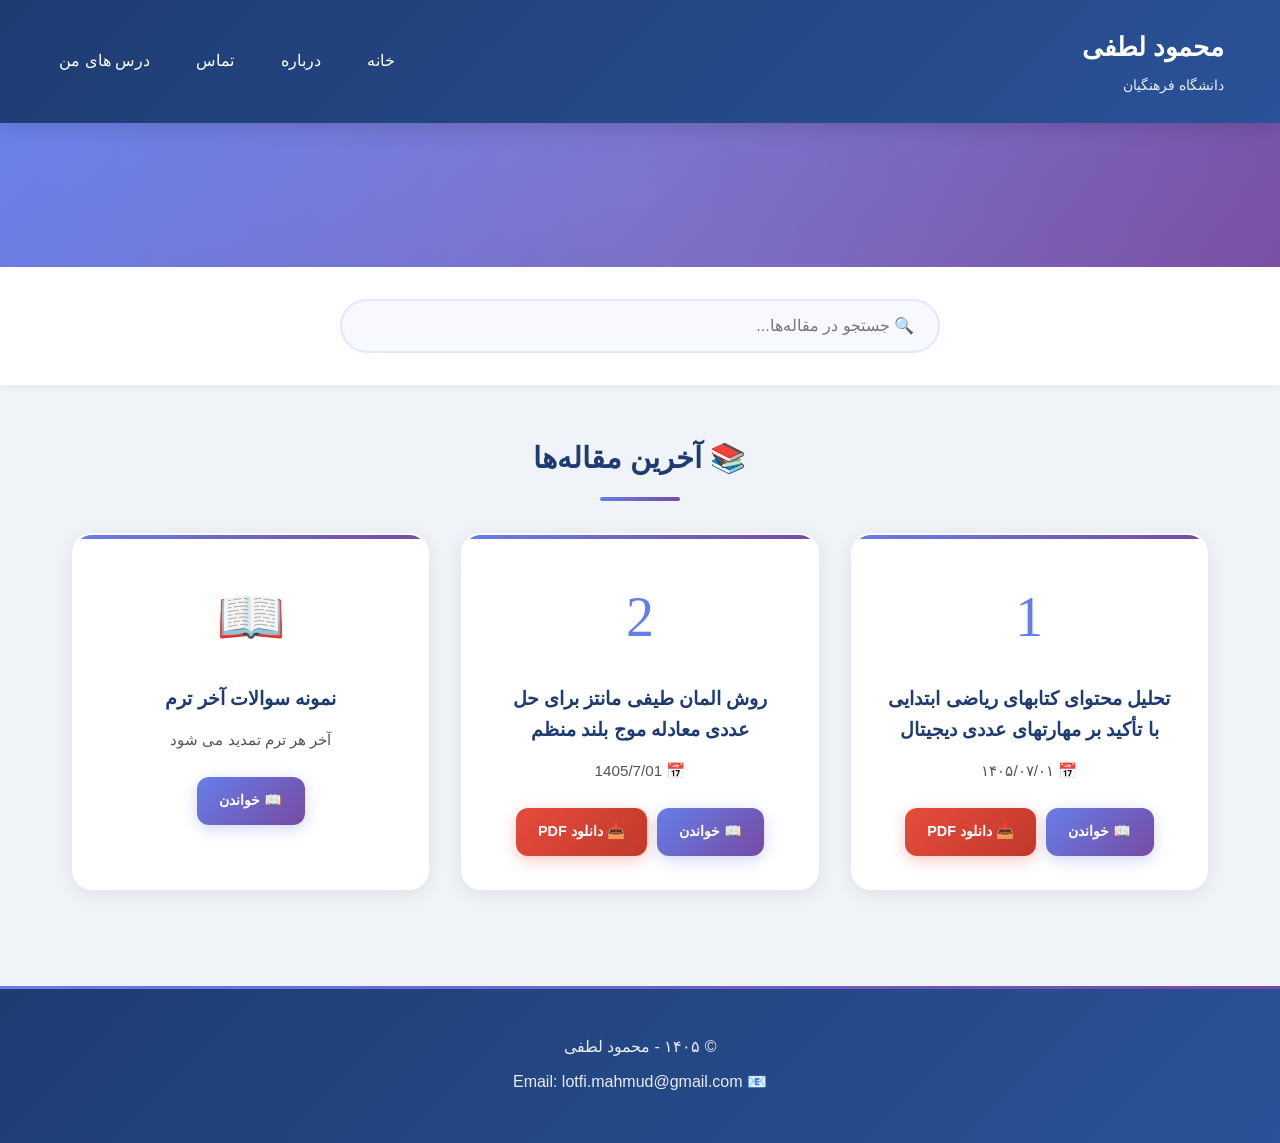
<file: index.html>
<!DOCTYPE html>
<html lang="fa" dir="rtl">
<head>
    <meta charset="UTF-8">
    <meta name="viewport" content="width=device-width, initial-scale=1.0">
    <title>محمود لطفی</title>
    <link rel="stylesheet" href="css/style.css">
</head>
<body>
    <!-- هدر -->
    <header>
        <div class="header-content">
            <div class="logo-section">
                <span class="logo">     </span>
                <div>
                    <h1>محمود لطفی</h1>
                    <p class="subtitle">دانشگاه فرهنگیان</p>
                </div>
            </div>
            <nav>
                <a href="index.html">خانه</a>
                <a href="about.html">درباره</a>
                <a href="#contact">تماس</a>
                <a href="dars.html">درس های من</a>
            </nav>
        </div>
    </header>

    <!-- خوش‌آمد -->
    <section class="hero">
        <h2>      </h2>
        <p>    </p>
    </section>

    <!-- جستجو -->
    <section class="search-section">
        <input type="text" id="search" placeholder="🔍 جستجو در مقاله‌ها...">
    </section>

    <!-- مقاله‌ها -->
    <main>
        <h2 class="section-title">📚 آخرین مقاله‌ها</h2>
        
        <div class="articles-grid">
            <article class="article-card">
                <div class="article-icon">1</div>
                <h3>تحلیل محتوای کتابهای ریاضی ابتدایی با تأکید بر مهارتهای عددی دیجیتال

</h3>
                <p class="article-meta">📅 ۱۴۰۵/۰۷/۰۱</p>
                <p>      </p>
                <div class="article-actions">
                    <a href="articles/article-1.html" class="btn">📖 خواندن</a>
                    <a href="pdf/article-1.pdf" class="btn-pdf" download>📥 دانلود PDF</a>
                </div>
            </article>
<article class="article-card">
    <div class="article-icon">2</div>
    <h3>روش المان طیفی مانتز برای حل عددی معادله موج بلند منظم
</h3>
    <p class="article-meta">📅 1405/7/01
    </p>
    <p>    </p>
    <div class="article-actions">
        <a href="articles/article-2.html" class="btn">📖 خواندن</a>
        <a href="pdf/article-2.pdf" class="btn-pdf" download>📥 دانلود PDF</a>
    </div>
</article>
<article class="article-card">
    <div class="article-icon">📖</div>
    <h3>نمونه سوالات آخر ترم</h3>
    <p class="article-meta">آخر هر ترم تمدید می شود</p>
    <p>   </p>
    <div class="article-actions">
        <a href="articles/nm.html" class="btn">📖 خواندن</a>
        
    </div>
</article>

<!-- مقاله ها تمام -->
        </div>
    </main>
    

    <!-- فوتر -->
    <footer id="contact">
        <p>© ۱۴۰۵ - محمود لطفی</p>
        <p>📧 Email: lotfi.mahmud@gmail.com</p>
    </footer>

    <script src="js/script.js"></script>
</body>
</html>
</file>
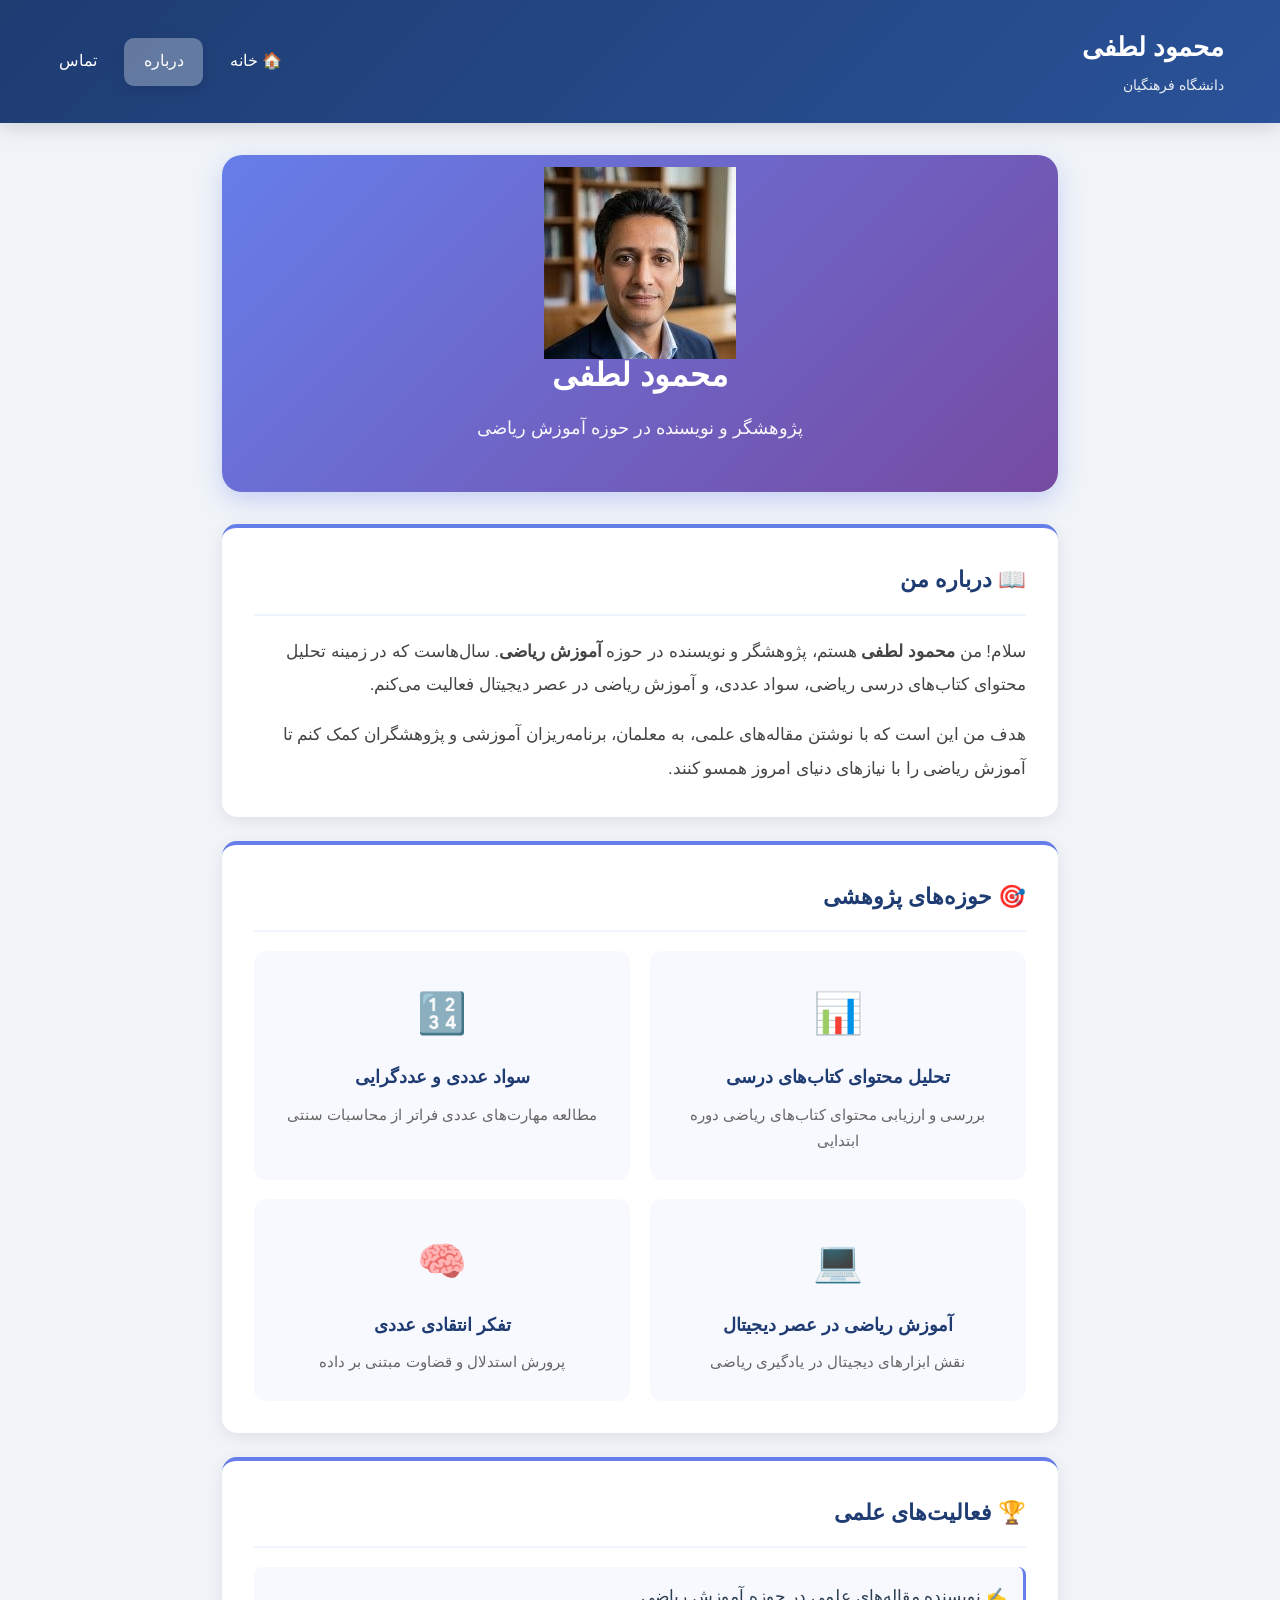
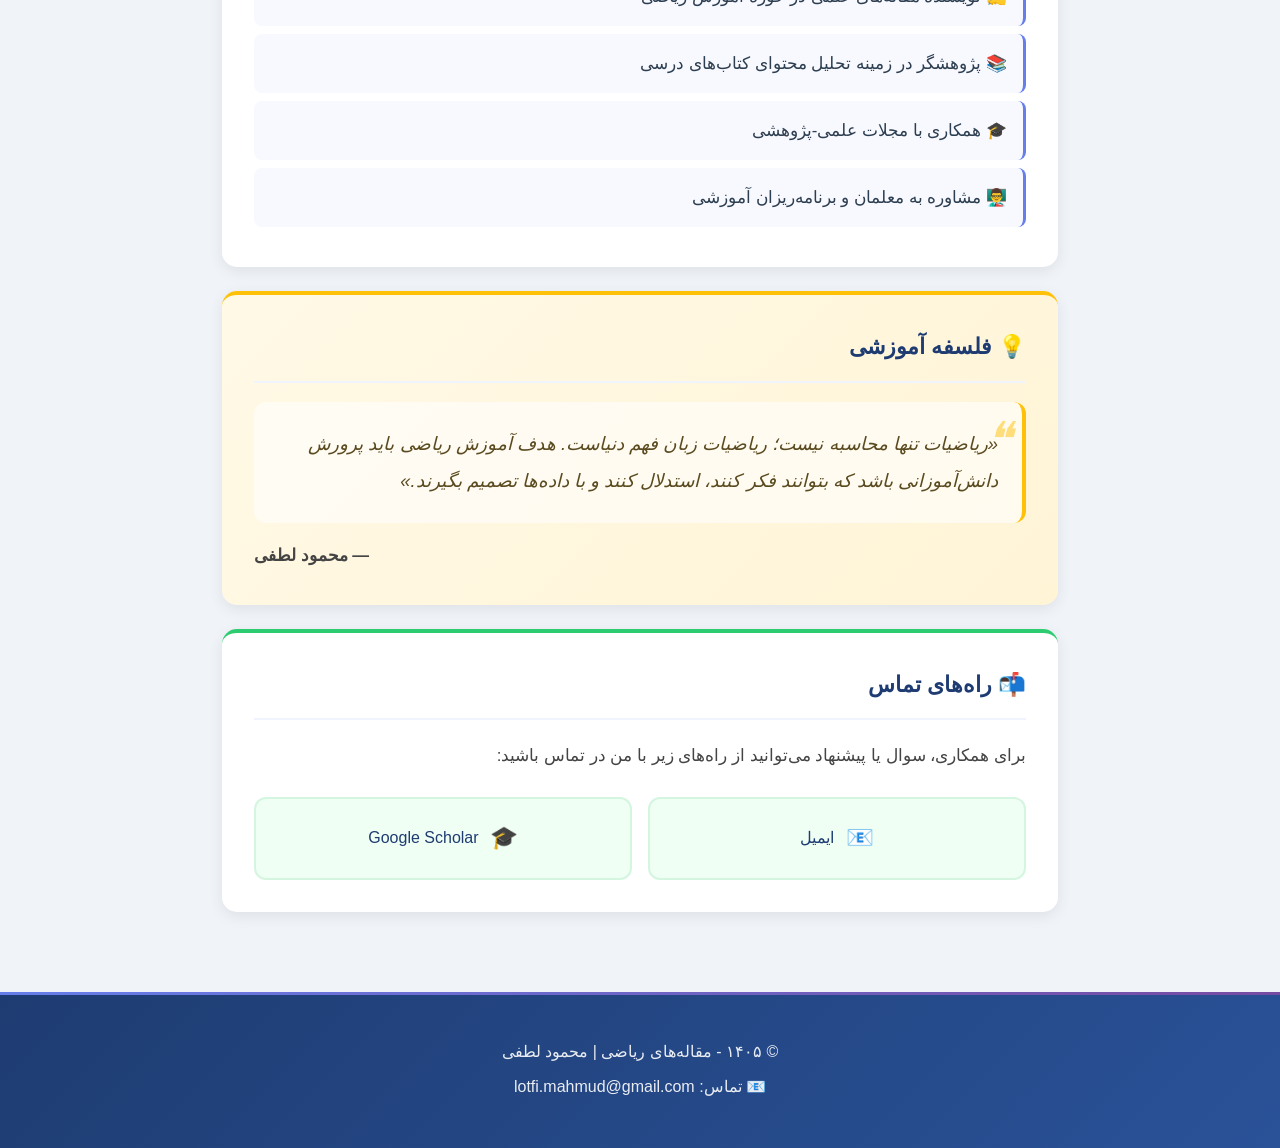
<file: about.html>
<!DOCTYPE html>
<html lang="fa" dir="rtl">
<head>
    <meta charset="UTF-8">
    <meta name="viewport" content="width=device-width, initial-scale=1.0">
    <title>درباره - محمود لطفی</title>
    <link rel="stylesheet" href="css/style.css">
    <link rel="stylesheet" href="css/about.css">
</head>
<body>

    <!-- هدر -->
    <header>
        <div class="header-content">
            <div class="logo-section">
                <span class="logo">  </span>
                <div>
                    <h1><a href="index.html">محمود لطفی</a></h1>
                    <p class="subtitle">دانشگاه فرهنگیان</p>
                </div>
            </div>
            <nav>
                <a href="index.html">🏠 خانه</a>
                <a href="about.html" class="active">درباره</a>
                <a href="index.html#contact">تماس</a>
            </nav>
        </div>
    </header>

    <!-- درباره -->
    <main class="about-main">
        
        <!-- بخش معرفی -->
        <section class="about-hero">
            <div class="profile-section">
                <div class="profile-avatar">
    <img src="images/profile.jpg" alt="محمود لطفی">
</div>
                <h1 class="profile-name">محمود لطفی</h1>
                <p class="profile-title">پژوهشگر و نویسنده در حوزه آموزش ریاضی</p>
            </div>
        </section>

        <!-- بیوگرافی -->
        <section class="about-content">
            
            <div class="about-card">
                <h2>📖 درباره من</h2>
                <p>
                    سلام! من <strong>محمود لطفی</strong> هستم، پژوهشگر و نویسنده در حوزه 
                    <strong>آموزش ریاضی</strong>. سال‌هاست که در زمینه تحلیل محتوای کتاب‌های 
                    درسی ریاضی، سواد عددی، و آموزش ریاضی در عصر دیجیتال فعالیت می‌کنم.
                </p>
                <p>
                    هدف من این است که با نوشتن مقاله‌های علمی، به معلمان، 
                    برنامه‌ریزان آموزشی و پژوهشگران کمک کنم تا آموزش ریاضی 
                    را با نیازهای دنیای امروز همسو کنند.
                </p>
            </div>

            <!-- حوزه‌های پژوهشی -->
            <div class="about-card">
                <h2>🎯 حوزه‌های پژوهشی</h2>
                <div class="research-areas">
                    <div class="research-item">
                        <span class="research-icon">📊</span>
                        <h3>تحلیل محتوای کتاب‌های درسی</h3>
                        <p>بررسی و ارزیابی محتوای کتاب‌های ریاضی دوره ابتدایی</p>
                    </div>
                    <div class="research-item">
                        <span class="research-icon">🔢</span>
                        <h3>سواد عددی و عددگرایی</h3>
                        <p>مطالعه مهارت‌های عددی فراتر از محاسبات سنتی</p>
                    </div>
                    <div class="research-item">
                        <span class="research-icon">💻</span>
                        <h3>آموزش ریاضی در عصر دیجیتال</h3>
                        <p>نقش ابزارهای دیجیتال در یادگیری ریاضی</p>
                    </div>
                    <div class="research-item">
                        <span class="research-icon">🧠</span>
                        <h3>تفکر انتقادی عددی</h3>
                        <p>پرورش استدلال و قضاوت مبتنی بر داده</p>
                    </div>
                </div>
            </div>

            <!-- افتخارات و فعالیت‌ها -->
            <div class="about-card">
                <h2>🏆 فعالیت‌های علمی</h2>
                <ul class="achievements">
                    <li>✍️ نویسنده مقاله‌های علمی در حوزه آموزش ریاضی</li>
                    <li>📚 پژوهشگر در زمینه تحلیل محتوای کتاب‌های درسی</li>
                    <li>🎓 همکاری با مجلات علمی-پژوهشی</li>
                    <li>👨‍🏫 مشاوره به معلمان و برنامه‌ریزان آموزشی</li>
                </ul>
            </div>

            <!-- فلسفه آموزشی -->
            <div class="about-card philosophy">
                <h2>💡 فلسفه آموزشی</h2>
                <blockquote>
                    «ریاضیات تنها محاسبه نیست؛ ریاضیات زبان فهم دنیاست. 
                    هدف آموزش ریاضی باید پرورش دانش‌آموزانی باشد که بتوانند 
                    فکر کنند، استدلال کنند و با داده‌ها تصمیم بگیرند.»
                </blockquote>
                <p class="quote-author">— محمود لطفی</p>
            </div>

            <!-- تماس -->
            <div class="about-card contact-card">
                <h2>📬 راه‌های تماس</h2>
                <p>برای همکاری، سوال یا پیشنهاد می‌توانید از راه‌های زیر با من در تماس باشید:</p>
                <div class="contact-links">
                    <a href="mailto:lotfi.mahmud@gmail.com" class="contact-item">
                        <span>📧</span>
                        <span>ایمیل</span>
                    </a>
                    <a href="https://scholar.google.com/citations?user=bxtmEf4AAAAJ&hl=en" class="contact-item">
                        <span>🎓</span>
                        <span>Google Scholar</span>
                    </a>

            </div>

        </section>

    </main>

    <!-- فوتر -->
    <footer id="contact">
        <p>© ۱۴۰۵ - مقاله‌های ریاضی | محمود لطفی</p>
        <p>📧 تماس: lotfi.mahmud@gmail.com</p>
    </footer>

</body>
</html>
</file>
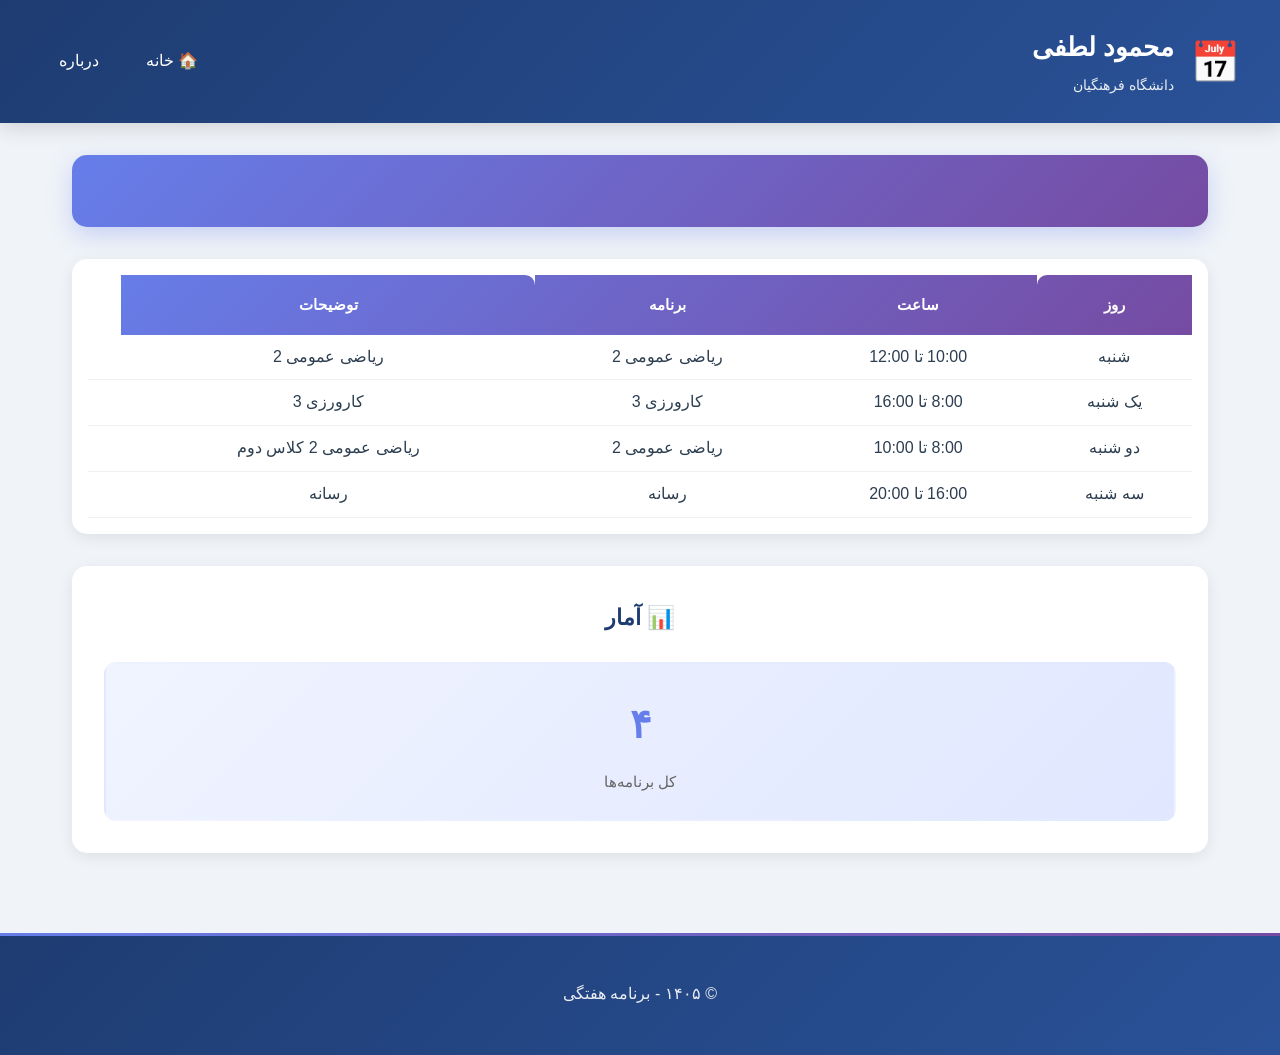
<file: dars.html>
<!DOCTYPE html>
<html lang="fa" dir="rtl">
<head>
    <meta charset="UTF-8">
    <meta name="viewport" content="width=device-width, initial-scale=1.0">
    <title>برنامه هفتگی - محمود لطفی</title>
    <link rel="stylesheet" href="css/style.css">
    <link rel="stylesheet" href="css/schedule.css">
</head>
<body>

    <!-- هدر -->
    <header>
        <div class="header-content">
            <div class="logo-section">
                <span class="logo">📅</span>
                <div>
                    <h1><a href="index.html">محمود لطفی</a></h1>
                    <p class="subtitle">دانشگاه فرهنگیان</p>
                </div>
            </div>
            <nav>
                <a href="index.html">🏠 خانه</a>
                <a href="about.html">درباره</a>
            </nav>
        </div>
    </header>

    <!-- برنامه هفتگی -->
    <main class="schedule-main">
        
        <section class="schedule-hero">
            <h2>  </h2>
            <p>  </p>
        </section>

        <!-- جدول -->
        <div class="table-wrapper">
            <table class="schedule-table">
                <thead>
                    <tr>
                        <th>روز</th>
                        <th>ساعت</th>
                        <th>برنامه</th>
                        <th>توضیحات</th>
                    </tr>
                </thead>
                <tbody>
                    <!-- 
                        ⬇️⬇️⬇️ اینجا رو ادیت کن ⬇️⬇️⬇️
                        
                        برای هر برنامه یه <tr> بساز
                        
                        وضعیت‌ها:
                        - <span class="   ">  </span>
                        - <span class="   ">   </span>
                        - <span class="   ">  </span>
                    -->

                    <tr>
                        <td>شنبه</td>
                        <td>10:00 تا 12:00</td>
                        <td>ریاضی عمومی 2</td>
                        <td>ریاضی عمومی 2</td>
                        <td><span class="status-pending">   </span></td>
                    </tr>

                    <tr>
                        <td>یک شنبه</td>
                        <td>8:00 تا 16:00</td>
                        <td>کارورزی 3</td>
                        <td>کارورزی 3</td>
                        <td><span class="status-done">   </span></td>
                    </tr>

                    <tr>
                        <td>دو شنبه</td>
                        <td>8:00 تا 10:00</td>
                        <td>ریاضی عمومی 2</td>
                        <td>ریاضی عمومی 2 کلاس دوم</td>
                        <td><span class="status-pending">   </span></td>
                    </tr>

                    <tr>
                        <td>سه شنبه</td>
                        <td>16:00 تا 20:00</td>
                        <td>رسانه</td>
                        <td>رسانه</td>
                        <td><span class="status-pending">   </span></td>
                    </tr>

                    <!-- 
                        ⬆️⬆️⬆️ اینجا رو ادیت کن ⬆️⬆️⬆️
                    -->
                </tbody>
            </table>
        </div>

        <!-- آمار -->
        <div class="schedule-stats">
            <h3>📊 آمار</h3>
            <div class="stats-grid">
                <div class="stat-card">
                    <span class="stat-number">۴</span>
                    <span class="stat-label">کل برنامه‌ها</span>
                </div>
            </div>
        </div>

    </main>

    <!-- فوتر -->
    <footer>
        <p>© ۱۴۰۵ - برنامه هفتگی</p>
    </footer>

</body>
</html>
</file>
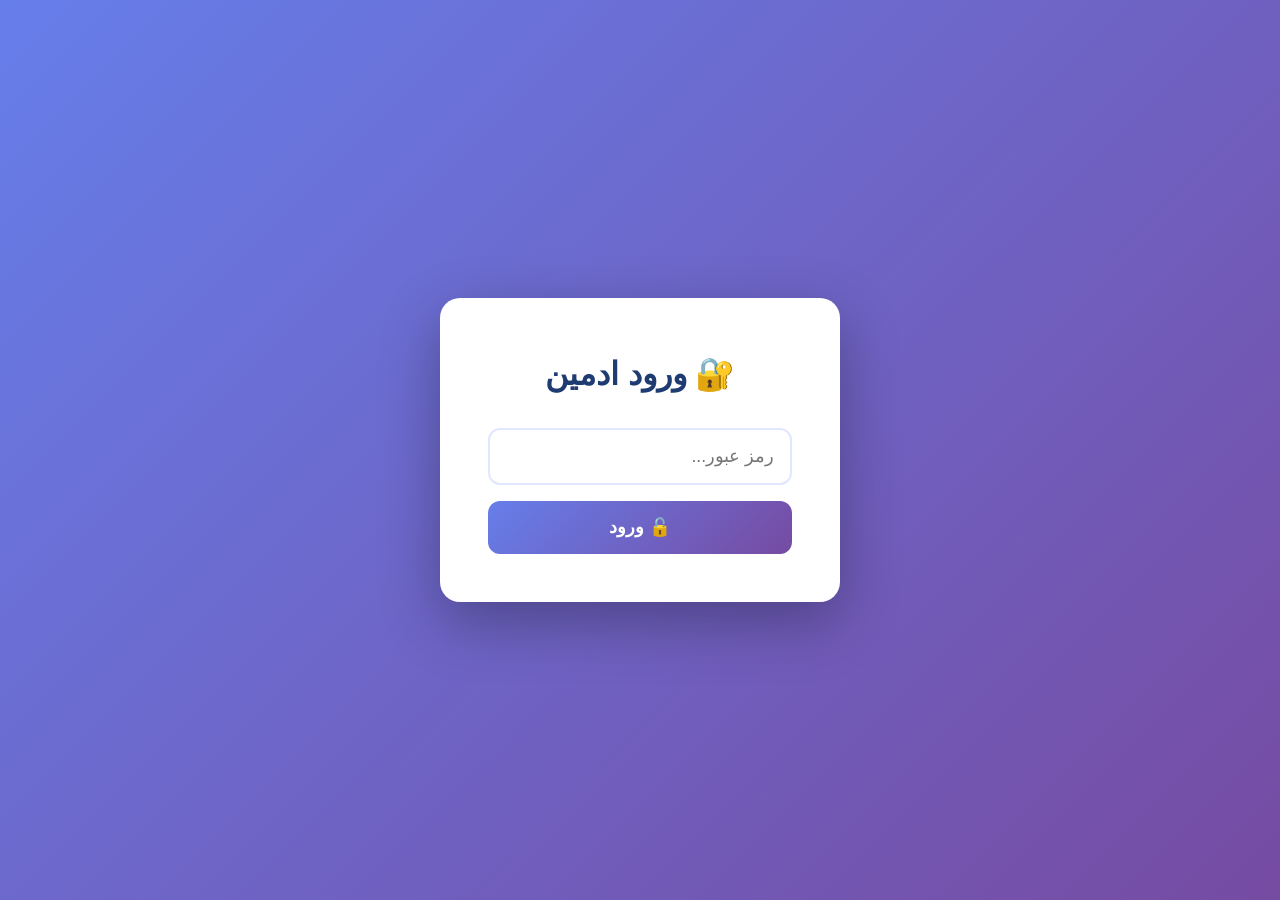
<file: edit.html>
<!DOCTYPE html>
<html lang="fa" dir="rtl">
<head>
    <meta charset="UTF-8">
    <meta name="viewport" content="width=device-width, initial-scale=1.0">
    <title>پنل مدیریت کامل</title>
    <style>
        * {
            margin: 0;
            padding: 0;
            box-sizing: border-box;
        }
        
        body {
            font-family: Tahoma, sans-serif;
            background: #f0f4f8;
            direction: rtl;
            line-height: 1.8;
        }
        
        /* ورود */
        .login-screen {
            display: flex;
            justify-content: center;
            align-items: center;
            min-height: 100vh;
            background: linear-gradient(135deg, #667eea, #764ba2);
            padding: 2rem;
        }
        
        .login-box {
            background: white;
            padding: 3rem;
            border-radius: 20px;
            box-shadow: 0 20px 60px rgba(0,0,0,0.3);
            max-width: 400px;
            width: 100%;
            text-align: center;
        }
        
        .login-box h1 {
            color: #1e3c72;
            margin-bottom: 1.5rem;
        }
        
        .login-input {
            width: 100%;
            padding: 1rem;
            font-size: 1.1rem;
            border: 2px solid #e0e7ff;
            border-radius: 12px;
            outline: none;
            margin-bottom: 1rem;
            font-family: inherit;
            box-sizing: border-box;
        }
        
        .login-input:focus {
            border-color: #667eea;
        }
        
        .login-btn {
            width: 100%;
            padding: 1rem;
            background: linear-gradient(135deg, #667eea, #764ba2);
            color: white;
            border: none;
            border-radius: 12px;
            font-size: 1.1rem;
            cursor: pointer;
            font-family: inherit;
            font-weight: bold;
        }
        
        /* پنل */
        .admin-panel {
            display: none;
            min-height: 100vh;
        }
        
        .admin-panel.show {
            display: block;
        }
        
        .admin-header {
            background: linear-gradient(135deg, #1e3c72, #2a5298);
            color: white;
            padding: 1.5rem 2rem;
            display: flex;
            justify-content: space-between;
            align-items: center;
            box-shadow: 0 2px 10px rgba(0,0,0,0.2);
            position: sticky;
            top: 0;
            z-index: 100;
        }
        
        .admin-header h1 {
            font-size: 1.4rem;
        }
        
        .header-actions {
            display: flex;
            gap: 0.5rem;
        }
        
        .logout-btn, .preview-btn {
            color: white;
            border: none;
            padding: 0.6rem 1.2rem;
            border-radius: 8px;
            cursor: pointer;
            font-family: inherit;
            font-size: 0.95rem;
            font-weight: bold;
        }
        
        .logout-btn {
            background: #e74c3c;
        }
        
        .logout-btn:hover {
            background: #c0392b;
        }
        
        .preview-btn {
            background: #2ecc71;
        }
        
        .preview-btn:hover {
            background: #27ae60;
        }
        
        .admin-main {
            max-width: 1200px;
            margin: 0 auto;
            padding: 2rem;
        }
        
        .tabs {
            display: flex;
            gap: 0.5rem;
            margin-bottom: 2rem;
            flex-wrap: wrap;
            background: white;
            padding: 0.5rem;
            border-radius: 12px;
            box-shadow: 0 2px 8px rgba(0,0,0,0.05);
        }
        
        .tab {
            padding: 0.8rem 1.2rem;
            background: transparent;
            border: none;
            border-radius: 8px;
            cursor: pointer;
            font-family: inherit;
            font-size: 0.95rem;
            transition: all 0.3s;
            font-weight: bold;
            color: #666;
        }
        
        .tab.active {
            background: linear-gradient(135deg, #667eea, #764ba2);
            color: white;
        }
        
        .tab:hover:not(.active) {
            background: #f0f4ff;
            color: #667eea;
        }
        
        .tab-content {
            display: none;
        }
        
        .tab-content.active {
            display: block;
            animation: fadeIn 0.3s;
        }
        
        @keyframes fadeIn {
            from { opacity: 0; transform: translateY(10px); }
            to { opacity: 1; transform: translateY(0); }
        }
        
        .card {
            background: white;
            padding: 2rem;
            border-radius: 15px;
            box-shadow: 0 4px 15px rgba(0,0,0,0.08);
            margin-bottom: 1.5rem;
        }
        
        .card h2 {
            color: #1e3c72;
            margin-bottom: 1.5rem;
            font-size: 1.3rem;
            display: flex;
            align-items: center;
            gap: 0.5rem;
        }
        
        .form-group {
            margin-bottom: 1.2rem;
        }
        
        .form-group label {
            display: block;
            margin-bottom: 0.5rem;
            color: #333;
            font-weight: bold;
            font-size: 0.95rem;
        }
        
        .form-input {
            width: 100%;
            padding: 0.9rem;
            border: 2px solid #e0e7ff;
            border-radius: 10px;
            font-family: inherit;
            font-size: 0.95rem;
            outline: none;
            box-sizing: border-box;
            transition: border-color 0.3s;
        }
        
        .form-input:focus {
            border-color: #667eea;
            box-shadow: 0 0 0 3px rgba(102,126,234,0.1);
        }
        
        .form-textarea {
            min-height: 150px;
            resize: vertical;
            font-family: 'Courier New', monospace;
            direction: ltr;
            text-align: left;
            line-height: 1.6;
        }
        
        .form-row {
            display: grid;
            grid-template-columns: 1fr 1fr;
            gap: 1rem;
        }
        
        .btn {
            padding: 0.8rem 1.5rem;
            border: none;
            border-radius: 10px;
            font-family: inherit;
            font-size: 0.95rem;
            cursor: pointer;
            font-weight: bold;
            transition: all 0.3s;
            display: inline-flex;
            align-items: center;
            gap: 0.3rem;
        }
        
        .btn-primary {
            background: #2ecc71;
            color: white;
        }
        
        .btn-primary:hover {
            background: #27ae60;
            transform: translateY(-2px);
        }
        
        .btn-danger {
            background: #e74c3c;
            color: white;
        }
        
        .btn-danger:hover {
            background: #c0392b;
        }
        
        .btn-secondary {
            background: #3498db;
            color: white;
        }
        
        .btn-secondary:hover {
            background: #2980b9;
        }
        
        .btn-warning {
            background: #f39c12;
            color: white;
        }
        
        .btn-warning:hover {
            background: #e67e22;
        }
        
        .btn-sm {
            padding: 0.4rem 0.7rem;
            font-size: 0.85rem;
        }
        
        /* لیست */
        .list {
            display: flex;
            flex-direction: column;
            gap: 0.8rem;
        }
        
        .list-item {
            background: #f8f9ff;
            padding: 1.2rem;
            border-radius: 12px;
            border: 2px solid #e0e7ff;
            display: flex;
            justify-content: space-between;
            align-items: center;
            gap: 1rem;
            flex-wrap: wrap;
            transition: all 0.3s;
        }
        
        .list-item:hover {
            border-color: #667eea;
            box-shadow: 0 4px 15px rgba(102,126,234,0.15);
        }
        
        .list-item-info {
            flex: 1;
            min-width: 200px;
        }
        
        .list-item-info h3 {
            color: #1e3c72;
            font-size: 1.05rem;
            margin-bottom: 0.3rem;
        }
        
        .list-item-info p {
            color: #888;
            font-size: 0.85rem;
        }
        
        .list-item-actions {
            display: flex;
            gap: 0.4rem;
            flex-wrap: wrap;
        }
        
        /* خالی */
        .empty-state {
            text-align: center;
            padding: 3rem;
            color: #888;
        }
        
        .empty-state-icon {
            font-size: 4rem;
            display: block;
            margin-bottom: 1rem;
        }
        
        /* خروجی */
        .output-box {
            background: #2c3e50;
            color: #2ecc71;
            padding: 1.5rem;
            border-radius: 10px;
            font-family: 'Courier New', monospace;
            font-size: 0.85rem;
            direction: ltr;
            text-align: left;
            max-height: 500px;
            overflow-y: auto;
            white-space: pre-wrap;
            word-wrap: break-word;
            margin-top: 1rem;
            line-height: 1.5;
        }
        
        /* جدول برنامه */
        .schedule-table {
            width: 100%;
            border-collapse: collapse;
            margin-top: 1rem;
        }
        
        .schedule-table th {
            background: linear-gradient(135deg, #667eea, #764ba2);
            color: white;
            padding: 0.8rem;
            font-size: 0.9rem;
        }
        
        .schedule-table td {
            padding: 0.5rem;
            border-bottom: 1px solid #f0f0f0;
            text-align: center;
            font-size: 0.9rem;
        }
        
        .schedule-table tr:hover {
            background: #f8f9ff;
        }
        
        /* پیام */
        .toast {
            position: fixed;
            bottom: 2rem;
            left: 50%;
            transform: translateX(-50%);
            background: #2ecc71;
            color: white;
            padding: 1rem 2rem;
            border-radius: 10px;
            box-shadow: 0 4px 15px rgba(0,0,0,0.2);
            z-index: 1000;
            font-family: inherit;
            font-weight: bold;
            animation: slideUp 0.3s ease;
        }
        
        @keyframes slideUp {
            from { opacity: 0; transform: translate(-50%, 20px); }
            to { opacity: 1; transform: translate(-50%, 0); }
        }
        
        /* آمار */
        .stats-grid {
            display: grid;
            grid-template-columns: repeat(auto-fit, minmax(150px, 1fr));
            gap: 1rem;
            margin-bottom: 1.5rem;
        }
        
        .stat-card {
            background: linear-gradient(135deg, #f0f4ff, #e0e7ff);
            padding: 1.5rem;
            border-radius: 12px;
            text-align: center;
            border: 2px solid transparent;
        }
        
        .stat-number {
            display: block;
            font-size: 2rem;
            font-weight: bold;
            color: #667eea;
            margin-bottom: 0.3rem;
        }
        
        .stat-label {
            display: block;
            color: #666;
            font-size: 0.9rem;
        }
        
        /* موبایل */
        @media (max-width: 768px) {
            .form-row {
                grid-template-columns: 1fr;
            }
            
            .list-item {
                flex-direction: column;
                align-items: stretch;
            }
            
            .list-item-actions {
                justify-content: center;
            }
            
            .admin-header {
                flex-direction: column;
                gap: 1rem;
            }
        }
    </style>
</head>
<body>

    <!-- صفحه ورود -->
    <div class="login-screen" id="loginScreen">
        <div class="login-box">
            <h1>🔐 ورود ادمین</h1>
            <input 
                type="password" 
                id="password" 
                class="login-input" 
                placeholder="رمز عبور..."
                onkeypress="if(event.key === 'Enter') checkPassword()"
            >
            <button onclick="checkPassword()" class="login-btn">🔓 ورود</button>
        </div>
    </div>

    <!-- پنل مدیریت -->
    <div class="admin-panel" id="adminPanel">
        
        <div class="admin-header">
            <h1>🔐 پنل مدیریت کامل</h1>
            <div class="header-actions">
                <button onclick="previewSite()" class="preview-btn">👁️ پیش‌نمایش</button>
                <button onclick="logout()" class="logout-btn">🚪 خروج</button>
            </div>
        </div>
        
        <div class="admin-main">
            
            <!-- آمار -->
            <div class="stats-grid">
                <div class="stat-card">
                    <span class="stat-number" id="statArticles">۰</span>
                    <span class="stat-label">مقاله‌ها</span>
                </div>
                <div class="stat-card">
                    <span class="stat-number" id="statSchedule">۰</span>
                    <span class="stat-label">برنامه‌ها</span>
                </div>
                <div class="stat-card">
                    <span class="stat-number" id="statDone">۰</span>
                    <span class="stat-label">انجام شده</span>
                </div>
            </div>
            
            <!-- تب‌ها -->
            <div class="tabs">
                <button class="tab active" onclick="showTab('articles', event)">📚 مقاله‌ها</button>
                <button class="tab" onclick="showTab('schedule', event)">📅 درس‌های من</button>
                <button class="tab" onclick="showTab('settings', event)">⚙️ تنظیمات سایت</button>
                <button class="tab" onclick="showTab('about', event)">👨‍🏫 درباره</button>
                <button class="tab" onclick="showTab('output', event)">📤 خروجی</button>
            </div>
            
            <!-- تب مقاله‌ها -->
            <div class="tab-content active" id="tab-articles">
                
                <div class="card">
                    <h2>➕ افزودن مقاله جدید</h2>
                    
                    <div class="form-row">
                        <div class="form-group">
                            <label>عنوان مقاله:</label>
                            <input type="text" id="articleTitle" class="form-input" placeholder="عنوان...">
                        </div>
                        <div class="form-group">
                            <label>تاریخ:</label>
                            <input type="text" id="articleDate" class="form-input" placeholder="۱۴۰۵/۰۷/۰۱">
                        </div>
                    </div>
                    
                    <div class="form-row">
                        <div class="form-group">
                            <label>آیکون:</label>
                            <input type="text" id="articleIcon" class="form-input" placeholder="∫ ∑ π" maxlength="3">
                        </div>
                        <div class="form-group">
                            <label>خلاصه:</label>
                            <input type="text" id="articleSummary" class="form-input" placeholder="خلاصه کوتاه...">
                        </div>
                    </div>
                    
                    <div class="form-group">
                        <label>متن مقاله (HTML):</label>
                        <textarea id="articleContent" class="form-input form-textarea" placeholder="<h2>مقدمه</h2>&#10;<p>متن مقاله...</p>"></textarea>
                    </div>
                    
                    <button onclick="addArticle()" class="btn btn-primary">➕ افزودن مقاله</button>
                    <button onclick="clearArticleForm()" class="btn btn-secondary">🧹 پاک کردن فرم</button>
                </div>
                
                <div class="card">
                    <h2>📚 لیست مقاله‌ها</h2>
                    <div class="list" id="articlesList"></div>
                </div>
                
            </div>
            
            <!-- تب درس‌های من -->
            <div class="tab-content" id="tab-schedule">
                
                <div class="card">
                    <h2>➕ افزودن برنامه جدید</h2>
                    
                    <div class="form-row">
                        <div class="form-group">
                            <label>روز:</label>
                            <select id="scheduleDay" class="form-input">
                                <option value="شنبه">شنبه</option>
                                <option value="یکشنبه">یکشنبه</option>
                                <option value="دوشنبه">دوشنبه</option>
                                <option value="سه‌شنبه">سه‌شنبه</option>
                                <option value="چهارشنبه">چهارشنبه</option>
                                <option value="پنجشنبه">پنجشنبه</option>
                                <option value="جمعه">جمعه</option>
                            </select>
                        </div>
                        <div class="form-group">
                            <label>ساعت:</label>
                            <input type="text" id="scheduleTime" class="form-input" placeholder="۸:۰۰">
                        </div>
                    </div>
                    
                    <div class="form-row">
                        <div class="form-group">
                            <label>برنامه:</label>
                            <input type="text" id="scheduleTask" class="form-input" placeholder="ریاضی">
                        </div>
                        <div class="form-group">
                            <label>توضیحات:</label>
                            <input type="text" id="scheduleNote" class="form-input" placeholder="فصل ۱">
                        </div>
                    </div>
                    
                    <div class="form-group">
                        <label>وضعیت:</label>
                        <select id="scheduleStatus" class="form-input">
                            <option value="pending">⏳ در انتظار</option>
                            <option value="done">✅ انجام شده</option>
                            <option value="cancelled">❌ لغو شده</option>
                        </select>
                    </div>
                    
                    <button onclick="addSchedule()" class="btn btn-primary">➕ افزودن برنامه</button>
                    <button onclick="clearScheduleForm()" class="btn btn-secondary">🧹 پاک کردن فرم</button>
                </div>
                
                <div class="card">
                    <h2>📅 لیست برنامه‌ها</h2>
                    <div class="list" id="scheduleList"></div>
                </div>
                
            </div>
            
            <!-- تب تنظیمات -->
            <div class="tab-content" id="tab-settings">
                <div class="card">
                    <h2>⚙️ تنظیمات سایت</h2>
                    
                    <div class="form-group">
                        <label>عنوان سایت:</label>
                        <input type="text" id="siteTitle" class="form-input">
                    </div>
                    
                    <div class="form-group">
                        <label>زیرعنوان:</label>
                        <input type="text" id="siteSubtitle" class="form-input">
                    </div>
                    
                    <div class="form-group">
                        <label>لوگو (ایموجی):</label>
                        <input type="text" id="siteLogo" class="form-input" maxlength="3">
                    </div>
                    
                    <div class="form-row">
                        <div class="form-group">
                            <label>اسم نویسنده:</label>
                            <input type="text" id="authorName" class="form-input">
                        </div>
                        <div class="form-group">
                            <label>ایمیل تماس:</label>
                            <input type="text" id="contactEmail" class="form-input">
                        </div>
                    </div>
                    
                    <div class="form-group">
                        <label>رنگ اصلی:</label>
                        <input type="color" id="primaryColor" class="form-input" value="#667eea">
                    </div>
                    
                    <div class="form-group">
                        <label>رنگ دوم:</label>
                        <input type="color" id="secondaryColor" class="form-input" value="#764ba2">
                    </div>
                    
                    <button onclick="saveSettings()" class="btn btn-primary">💾 ذخیره تنظیمات</button>
                </div>
            </div>
            
            <!-- تب درباره -->
            <div class="tab-content" id="tab-about">
                <div class="card">
                    <h2>👨‍🏫 صفحه درباره</h2>
                    
                    <div class="form-group">
                        <label>اسم:</label>
                        <input type="text" id="aboutName" class="form-input">
                    </div>
                    
                    <div class="form-group">
                        <label>عنوان شغلی:</label>
                        <input type="text" id="aboutTitle" class="form-input">
                    </div>
                    
                    <div class="form-group">
                        <label>بیوگرافی:</label>
                        <textarea id="aboutBio" class="form-input form-textarea"></textarea>
                    </div>
                    
                    <div class="form-group">
                        <label>فلسفه آموزشی:</label>
                        <textarea id="aboutPhilosophy" class="form-input form-textarea"></textarea>
                    </div>
                    
                    <button onclick="saveAbout()" class="btn btn-primary">💾 ذخیره</button>
                </div>
            </div>
            
            <!-- تب خروجی -->
            <div class="tab-content" id="tab-output">
                <div class="card">
                    <h2>📤 خروجی کد کامل</h2>
                    <p>این کدها رو کپی کن و توی فایل‌های سایت جایگزین کن:</p>
                    
                    <div style="margin-top: 1rem;">
                        <button onclick="generateAll()" class="btn btn-primary">🔄 تولید همه کدها</button>
                        <button onclick="copyAll()" class="btn btn-warning">📋 کپی همه</button>
                        <button onclick="downloadAll()" class="btn btn-secondary">💾 دانلود همه</button>
                    </div>
                    
                    <div class="output-box" id="outputBox">برای دیدن کدها، دکمه «تولید همه کدها» رو بزن...</div>
                </div>
            </div>
            
        </div>
    </div>

    <script>
        // رمز
        const ADMIN_PASSWORD = "math1404";
        
        // داده‌ها
        let articles = JSON.parse(localStorage.getItem('articles')) || [];
        let schedule = JSON.parse(localStorage.getItem('schedule')) || [];
        let settings = JSON.parse(localStorage.getItem('settings')) || {
            siteTitle: 'مقاله‌های ریاضی',
            siteSubtitle: 'مجموعه‌ای از مقالات ریاضی',
            siteLogo: '📐',
            authorName: 'محمود لطفی',
            contactEmail: 'example@email.com',
            primaryColor: '#667eea',
            secondaryColor: '#764ba2'
        };
        let about = JSON.parse(localStorage.getItem('about')) || {
            name: 'محمود لطفی',
            title: 'پژوهشگر و نویسنده در حوزه آموزش ریاضی',
            bio: 'سلام! من محمود لطفی هستم...',
            philosophy: 'ریاضیات تنها محاسبه نیست...'
        };
        
        // ورود
        function checkPassword() {
            const input = document.getElementById('password');
            
            if (input.value === ADMIN_PASSWORD) {
                sessionStorage.setItem('isAdmin', 'true');
                showPanel();
            } else {
                alert('❌ رمز اشتباه است!');
                input.value = '';
            }
        }
        
        function showPanel() {
            document.getElementById('loginScreen').style.display = 'none';
            document.getElementById('adminPanel').classList.add('show');
            loadAll();
        }
        
        function logout() {
            if (confirm('خارج می‌شوید؟')) {
                sessionStorage.removeItem('isAdmin');
                location.reload();
            }
        }
        
        function previewSite() {
            window.open('index.html', '_blank');
        }
        
        // تب‌ها
        function showTab(tabName, event) {
            document.querySelectorAll('.tab').forEach(t => t.classList.remove('active'));
            document.querySelectorAll('.tab-content').forEach(t => t.classList.remove('active'));
            
            if (event) event.target.classList.add('active');
            document.getElementById('tab-' + tabName).classList.add('active');
        }
        
        // بارگذاری همه
        function loadAll() {
            loadSettings();
            loadAbout();
            renderArticles();
            renderSchedule();
            updateStats();
        }
        
        // ===== مقاله‌ها =====
        function addArticle() {
            const title = document.getElementById('articleTitle').value.trim();
            const date = document.getElementById('articleDate').value.trim();
            const icon = document.getElementById('articleIcon').value.trim();
            const summary = document.getElementById('articleSummary').value.trim();
            const content = document.getElementById('articleContent').value.trim();
            
            if (!title || !content) {
                alert('❌ عنوان و متن مقاله رو بنویس!');
                return;
            }
            
            articles.push({
                id: Date.now(),
                title: title,
                date: date || '۱۴۰۵/۰۷/۰۱',
                icon: icon || '∫',
                summary: summary || '',
                content: content
            });
            
            saveArticles();
            renderArticles();
            clearArticleForm();
            updateStats();
            showToast('✅ مقاله اضافه شد!');
        }
        
        function clearArticleForm() {
            document.getElementById('articleTitle').value = '';
            document.getElementById('articleDate').value = '';
            document.getElementById('articleIcon').value = '';
            document.getElementById('articleSummary').value = '';
            document.getElementById('articleContent').value = '';
        }
        
        function saveArticles() {
            localStorage.setItem('articles', JSON.stringify(articles));
        }
        
        function renderArticles() {
            const list = document.getElementById('articlesList');
            
            if (articles.length === 0) {
                list.innerHTML = `<div class="empty-state"><span class="empty-state-icon">📭</span><p>هنوز مقاله‌ای اضافه نشده!</p></div>`;
                return;
            }
            
            list.innerHTML = articles.map((article, index) => `
                <div class="list-item">
                    <div class="list-item-info">
                        <h3>${article.icon} ${article.title}</h3>
                        <p>📅 ${article.date} ${article.summary ? '| ' + article.summary : ''}</p>
                    </div>
                    <div class="list-item-actions">
                        <button onclick="moveArticleUp(${index})" class="btn btn-secondary btn-sm" ${index === 0 ? 'disabled' : ''}>⬆️</button>
                        <button onclick="moveArticleDown(${index})" class="btn btn-secondary btn-sm" ${index === articles.length - 1 ? 'disabled' : ''}>⬇️</button>
                        <button onclick="editArticle(${index})" class="btn btn-warning btn-sm">✏️</button>
                        <button onclick="deleteArticle(${index})" class="btn btn-danger btn-sm">🗑️</button>
                    </div>
                </div>
            `).join('');
        }
        
        function moveArticleUp(index) {
            if (index === 0) return;
            [articles[index - 1], articles[index]] = [articles[index], articles[index - 1]];
            saveArticles();
            renderArticles();
        }
        
        function moveArticleDown(index) {
            if (index === articles.length - 1) return;
            [articles[index], articles[index + 1]] = [articles[index + 1], articles[index]];
            saveArticles();
            renderArticles();
        }
        
        function editArticle(index) {
            const article = articles[index];
            document.getElementById('articleTitle').value = article.title;
            document.getElementById('articleDate').value = article.date;
            document.getElementById('articleIcon').value = article.icon;
            document.getElementById('articleSummary').value = article.summary;
            document.getElementById('articleContent').value = article.content;
            
            articles.splice(index, 1);
            saveArticles();
            renderArticles();
            updateStats();
            
            showToast('✏️ حالا ویرایش کن و دوباره اضافه کن');
            window.scrollTo({ top: 0, behavior: 'smooth' });
        }
        
        function deleteArticle(index) {
            if (!confirm('این مقاله حذف بشه؟')) return;
            articles.splice(index, 1);
            saveArticles();
            renderArticles();
            updateStats();
            showToast('🗑️ حذف شد!');
        }
        
        // ===== برنامه هفتگی =====
        function addSchedule() {
            const day = document.getElementById('scheduleDay').value;
            const time = document.getElementById('scheduleTime').value.trim();
            const task = document.getElementById('scheduleTask').value.trim();
            const note = document.getElementById('scheduleNote').value.trim();
            const status = document.getElementById('scheduleStatus').value;
            
            if (!task) {
                alert('❌ برنامه رو بنویس!');
                return;
            }
            
            schedule.push({
                id: Date.now(),
                day: day,
                time: time || '',
                task: task,
                note: note || '',
                status: status
            });
            
            saveSchedule();
            renderSchedule();
            clearScheduleForm();
            updateStats();
            showToast('✅ برنامه اضافه شد!');
        }
        
        function clearScheduleForm() {
            document.getElementById('scheduleTime').value = '';
            document.getElementById('scheduleTask').value = '';
            document.getElementById('scheduleNote').value = '';
            document.getElementById('scheduleStatus').value = 'pending';
        }
        
        function saveSchedule() {
            localStorage.setItem('schedule', JSON.stringify(schedule));
        }
        
        function renderSchedule() {
            const list = document.getElementById('scheduleList');
            
            if (schedule.length === 0) {
                list.innerHTML = `<div class="empty-state"><span class="empty-state-icon">📭</span><p>هنوز برنامه‌ای اضافه نشده!</p></div>`;
                return;
            }
            
            const statuses = {
                'pending': '⏳ در انتظار',
                'done': '✅ انجام شده',
                'cancelled': '❌ لغو شده'
            };
            
            list.innerHTML = schedule.map((item, index) => `
                <div class="list-item">
                    <div class="list-item-info">
                        <h3>${item.day} - ${item.time} - ${item.task}</h3>
                        <p>${item.note ? '📝 ' + item.note + ' | ' : ''}${statuses[item.status]}</p>
                    </div>
                    <div class="list-item-actions">
                        <button onclick="moveScheduleUp(${index})" class="btn btn-secondary btn-sm" ${index === 0 ? 'disabled' : ''}>⬆️</button>
                        <button onclick="moveScheduleDown(${index})" class="btn btn-secondary btn-sm" ${index === schedule.length - 1 ? 'disabled' : ''}>⬇️</button>
                        <button onclick="editSchedule(${index})" class="btn btn-warning btn-sm">✏️</button>
                        <button onclick="deleteSchedule(${index})" class="btn btn-danger btn-sm">🗑️</button>
                    </div>
                </div>
            `).join('');
        }
        
        function moveScheduleUp(index) {
            if (index === 0) return;
            [schedule[index - 1], schedule[index]] = [schedule[index], schedule[index - 1]];
            saveSchedule();
            renderSchedule();
        }
        
        function moveScheduleDown(index) {
            if (index === schedule.length - 1) return;
            [schedule[index], schedule[index + 1]] = [schedule[index + 1], schedule[index]];
            saveSchedule();
            renderSchedule();
        }
        
        function editSchedule(index) {
            const item = schedule[index];
            document.getElementById('scheduleDay').value = item.day;
            document.getElementById('scheduleTime').value = item.time;
            document.getElementById('scheduleTask').value = item.task;
            document.getElementById('scheduleNote').value = item.note;
            document.getElementById('scheduleStatus').value = item.status;
            
            schedule.splice(index, 1);
            saveSchedule();
            renderSchedule();
            updateStats();
            
            showToast('✏️ حالا ویرایش کن و دوباره اضافه کن');
            window.scrollTo({ top: 0, behavior: 'smooth' });
        }
        
        function deleteSchedule(index) {
            if (!confirm('این برنامه حذف بشه؟')) return;
            schedule.splice(index, 1);
            saveSchedule();
            renderSchedule();
            updateStats();
            showToast('🗑️ حذف شد!');
        }
        
        // ===== تنظیمات =====
        function loadSettings() {
            document.getElementById('siteTitle').value = settings.siteTitle;
            document.getElementById('siteSubtitle').value = settings.siteSubtitle;
            document.getElementById('siteLogo').value = settings.siteLogo;
            document.getElementById('authorName').value = settings.authorName;
            document.getElementById('contactEmail').value = settings.contactEmail;
            document.getElementById('primaryColor').value = settings.primaryColor;
            document.getElementById('secondaryColor').value = settings.secondaryColor;
        }
        
        function saveSettings() {
            settings.siteTitle = document.getElementById('siteTitle').value;
            settings.siteSubtitle = document.getElementById('siteSubtitle').value;
            settings.siteLogo = document.getElementById('siteLogo').value;
            settings.authorName = document.getElementById('authorName').value;
            settings.contactEmail = document.getElementById('contactEmail').value;
            settings.primaryColor = document.getElementById('primaryColor').value;
            settings.secondaryColor = document.getElementById('secondaryColor').value;
            
            localStorage.setItem('settings', JSON.stringify(settings));
            showToast('💾 تنظیمات ذخیره شد!');
        }
        
        // ===== درباره =====
        function loadAbout() {
            document.getElementById('aboutName').value = about.name;
            document.getElementById('aboutTitle').value = about.title;
            document.getElementById('aboutBio').value = about.bio;
            document.getElementById('aboutPhilosophy').value = about.philosophy;
        }
        
        function saveAbout() {
            about.name = document.getElementById('aboutName').value;
            about.title = document.getElementById('aboutTitle').value;
            about.bio = document.getElementById('aboutBio').value;
            about.philosophy = document.getElementById('aboutPhilosophy').value;
            
            localStorage.setItem('about', JSON.stringify(about));
            showToast('💾 ذخیره شد!');
        }
        
        // ===== آمار =====
        function updateStats() {
            document.getElementById('statArticles').textContent = toPersian(articles.length);
            document.getElementById('statSchedule').textContent = toPersian(schedule.length);
            document.getElementById('statDone').textContent = toPersian(schedule.filter(s => s.status === 'done').length);
        }
        
        function toPersian(num) {
            const digits = ['۰', '۱', '۲', '۳', '۴', '۵', '۶', '۷', '۸', '۹'];
            return num.toString().replace(/\d/g, d => digits[d]);
        }
        
        // ===== خروجی =====
        function generateAll() {
            let output = '=== کد کارت‌های مقاله (برای index.html) ===\n\n';
            
            articles.forEach(article => {
                output += `
        <article class="article-card">
            <div class="article-icon">${article.icon}</div>
            <h3>${article.title}</h3>
            <p class="article-meta">📅 ${article.date}</p>
            <p>${article.summary}</p>
            <div class="article-actions">
                <a href="articles/article-${article.id}.html" class="btn">📖 خواندن</a>
                <a href="pdf/article-${article.id}.pdf" class="btn-pdf" download>📥 دانلود PDF</a>
            </div>
        </article>`;
            });
            
            output += '\n\n=== کد جدول برنامه (برای schedule.html) ===\n\n';
            
            const statuses = {
                'pending': '<span class="status-pending">⏳ در انتظار</span>',
                'done': '<span class="status-done">✅ انجام شده</span>',
                'cancelled': '<span class="status-cancelled">❌ لغو شده</span>'
            };
            
            schedule.forEach(item => {
                output += `
                    <tr>
                        <td>${item.day}</td>
                        <td>${item.time}</td>
                        <td>${item.task}</td>
                        <td>${item.note}</td>
                        <td>${statuses[item.status]}</td>
                    </tr>`;
            });
            
            output += '\n\n=== تنظیمات ===\n\n';
            output += JSON.stringify(settings, null, 2);
            
            document.getElementById('outputBox').textContent = output;
        }
        
        function copyAll() {
            const output = document.getElementById('outputBox').textContent;
            navigator.clipboard.writeText(output).then(() => {
                showToast('📋 کپی شد!');
            });
        }
        
        function downloadAll() {
            const output = document.getElementById('outputBox').textContent;
            const blob = new Blob([output], { type: 'text/plain' });
            const url = URL.createObjectURL(blob);
            const a = document.createElement('a');
            a.href = url;
            a.download = 'site-output.txt';
            a.click();
            URL.revokeObjectURL(url);
            showToast('💾 دانلود شد!');
        }
        
        // پیام
        function showToast(message) {
            const toast = document.createElement('div');
            toast.className = 'toast';
            toast.textContent = message;
            document.body.appendChild(toast);
            setTimeout(() => toast.remove(), 2000);
        }
        
        // شروع
        if (sessionStorage.getItem('isAdmin') === 'true') {
            showPanel();
        }
    </script>

</body>
</html>
</file>
<file: css/style.css>
/* ===== ریست ===== */
* {
    margin: 0;
    padding: 0;
    box-sizing: border-box;
}

/* ===== فونت ===== */
@import url('https://cdn.jsdelivr.net/gh/rastikerdar/vazirmatn@v33.003/Vazirmatn-font-face.css');

body {
    font-family: 'Vazirmatn', 'Tahoma', sans-serif;
    background: #f0f4f8;
    color: #2c3e50;
    direction: rtl;
    line-height: 1.8;
    font-size: 16px;
}

/* ===== هدر ===== */
header {
    background: linear-gradient(135deg, #1e3c72 0%, #2a5298 100%);
    color: white;
    padding: 1.5rem 2rem;
    box-shadow: 0 4px 20px rgba(0,0,0,0.15);
    position: sticky;
    top: 0;
    z-index: 100;
    backdrop-filter: blur(10px);
}

.header-content {
    max-width: 1200px;
    margin: 0 auto;
    display: flex;
    justify-content: space-between;
    align-items: center;
    flex-wrap: wrap;
    gap: 1rem;
}

.logo-section {
    display: flex;
    align-items: center;
    gap: 1rem;
}

.logo {
    font-size: 2.5rem;
    display: inline-block;
    animation: float 3s ease-in-out infinite;
}

@keyframes float {
    0%, 100% { transform: translateY(0); }
    50% { transform: translateY(-5px); }
}

header h1 {
    font-size: 1.6rem;
    margin-bottom: 0.2rem;
    font-weight: 800;
}

header h1 a {
    color: white;
    text-decoration: none;
    transition: opacity 0.3s;
}

header h1 a:hover {
    opacity: 0.9;
}

.subtitle {
    font-size: 0.9rem;
    opacity: 0.9;
    font-weight: 400;
}

/* ===== منو ===== */
nav {
    display: flex;
    gap: 0.5rem;
    flex-wrap: wrap;
}

nav a {
    color: white;
    text-decoration: none;
    padding: 0.6rem 1.2rem;
    border-radius: 10px;
    transition: all 0.3s ease;
    font-weight: 500;
    position: relative;
    overflow: hidden;
}

nav a::before {
    content: '';
    position: absolute;
    top: 0;
    left: 0;
    width: 0;
    height: 100%;
    background: rgba(255,255,255,0.15);
    transition: width 0.3s ease;
    z-index: -1;
}

nav a:hover::before {
    width: 100%;
}

nav a:hover {
    transform: translateY(-2px);
}

nav a.active {
    background: rgba(255,255,255,0.2);
    box-shadow: 0 4px 15px rgba(0,0,0,0.1);
}

/* ===== Hero ===== */
.hero {
    background: linear-gradient(135deg, #667eea 0%, #764ba2 100%);
    color: white;
    text-align: center;
    padding: 4rem 2rem;
    position: relative;
    overflow: hidden;
}

.hero::before {
    content: '';
    position: absolute;
    top: -50%;
    right: -50%;
    width: 200%;
    height: 200%;
    background: radial-gradient(circle, rgba(255,255,255,0.1) 0%, transparent 70%);
    animation: rotate 20s linear infinite;
}

@keyframes rotate {
    from { transform: rotate(0deg); }
    to { transform: rotate(360deg); }
}

.hero h2 {
    font-size: 2.2rem;
    margin-bottom: 1rem;
    position: relative;
    z-index: 1;
    font-weight: 800;
}

.hero p {
    font-size: 1.1rem;
    opacity: 0.95;
    position: relative;
    z-index: 1;
    max-width: 600px;
    margin: 0 auto;
}

/* ===== جستجو ===== */
.search-section {
    padding: 2rem;
    text-align: center;
    background: white;
    box-shadow: 0 2px 10px rgba(0,0,0,0.05);
}

.search-section input {
    width: 100%;
    max-width: 600px;
    padding: 1rem 1.5rem;
    font-size: 1rem;
    border: 2px solid #e0e7ff;
    border-radius: 50px;
    outline: none;
    transition: all 0.3s ease;
    font-family: inherit;
    background: #f8f9ff;
}

.search-section input:focus {
    border-color: #667eea;
    background: white;
    box-shadow: 0 0 0 4px rgba(102,126,234,0.1), 0 4px 15px rgba(102,126,234,0.15);
}

/* ===== Main ===== */
main {
    max-width: 1200px;
    margin: 0 auto;
    padding: 3rem 2rem;
}

.section-title {
    font-size: 1.8rem;
    color: #1e3c72;
    margin-bottom: 2rem;
    text-align: center;
    position: relative;
    padding-bottom: 1rem;
}

.section-title::after {
    content: '';
    position: absolute;
    bottom: 0;
    left: 50%;
    transform: translateX(-50%);
    width: 80px;
    height: 4px;
    background: linear-gradient(135deg, #667eea, #764ba2);
    border-radius: 2px;
}

/* ===== کارت‌های مقاله ===== */
.articles-grid {
    display: grid;
    grid-template-columns: repeat(auto-fill, minmax(320px, 1fr));
    gap: 2rem;
}

.article-card {
    background: white;
    border-radius: 20px;
    padding: 2rem;
    box-shadow: 0 4px 20px rgba(0,0,0,0.08);
    transition: all 0.4s cubic-bezier(0.4, 0, 0.2, 1);
    text-align: center;
    border: 2px solid transparent;
    position: relative;
    overflow: hidden;
}

.article-card::before {
    content: '';
    position: absolute;
    top: 0;
    left: 0;
    width: 100%;
    height: 4px;
    background: linear-gradient(90deg, #667eea, #764ba2, #667eea);
    background-size: 200% 100%;
    animation: gradientMove 3s linear infinite;
}

@keyframes gradientMove {
    0% { background-position: 0% 50%; }
    100% { background-position: 200% 50%; }
}

.article-card:hover {
    transform: translateY(-10px);
    box-shadow: 0 20px 40px rgba(102,126,234,0.2);
    border-color: #667eea;
}

.article-icon {
    font-size: 3.5rem;
    color: #667eea;
    margin-bottom: 1rem;
    font-family: 'Times New Roman', serif;
    display: inline-block;
    transition: transform 0.3s ease;
}

.article-card:hover .article-icon {
    transform: scale(1.1) rotate(5deg);
}

.article-card h3 {
    color: #1e3c72;
    font-size: 1.2rem;
    margin-bottom: 0.8rem;
    line-height: 1.6;
    font-weight: 700;
}

.article-meta {
    color: #888;
    font-size: 0.85rem;
    margin-bottom: 1rem;
}

.article-card p {
    color: #555;
    margin-bottom: 1.5rem;
    font-size: 0.95rem;
    line-height: 1.7;
}

.article-actions {
    display: flex;
    gap: 0.6rem;
    justify-content: center;
    flex-wrap: wrap;
}

/* ===== دکمه‌ها ===== */
.btn, .btn-pdf {
    padding: 0.7rem 1.4rem;
    border-radius: 12px;
    text-decoration: none;
    font-size: 0.9rem;
    font-weight: 600;
    transition: all 0.3s ease;
    display: inline-flex;
    align-items: center;
    gap: 0.3rem;
    position: relative;
    overflow: hidden;
}

.btn {
    background: linear-gradient(135deg, #667eea, #764ba2);
    color: white;
    box-shadow: 0 4px 15px rgba(102,126,234,0.3);
}

.btn:hover {
    transform: translateY(-3px);
    box-shadow: 0 8px 25px rgba(102,126,234,0.4);
}

.btn:active {
    transform: translateY(-1px);
}

.btn-pdf {
    background: linear-gradient(135deg, #e74c3c, #c0392b);
    color: white;
    box-shadow: 0 4px 15px rgba(231,76,60,0.3);
}

.btn-pdf:hover {
    transform: translateY(-3px);
    box-shadow: 0 8px 25px rgba(231,76,60,0.4);
}

.btn-pdf:active {
    transform: translateY(-1px);
}

/* ===== فوتر ===== */
footer {
    background: linear-gradient(135deg, #1e3c72, #2a5298);
    color: white;
    text-align: center;
    padding: 2.5rem 2rem;
    margin-top: 3rem;
    position: relative;
    overflow: hidden;
}

footer::before {
    content: '';
    position: absolute;
    top: 0;
    left: 0;
    width: 100%;
    height: 3px;
    background: linear-gradient(90deg, #667eea, #764ba2, #667eea);
    background-size: 200% 100%;
    animation: gradientMove 3s linear infinite;
}

footer p {
    margin: 0.4rem 0;
    opacity: 0.9;
}

/* ===== اسکرول‌بار ===== */
::-webkit-scrollbar {
    width: 10px;
}

::-webkit-scrollbar-track {
    background: #f0f4f8;
}

::-webkit-scrollbar-thumb {
    background: linear-gradient(135deg, #667eea, #764ba2);
    border-radius: 10px;
}

::-webkit-scrollbar-thumb:hover {
    background: linear-gradient(135deg, #5568d3, #6a3d94);
}

/* ===== انتخاب متن ===== */
::selection {
    background: #667eea;
    color: white;
}

/* ===== موبایل ===== */
@media (max-width: 768px) {
    body {
        font-size: 15px;
    }
    
    .header-content {
        flex-direction: column;
        text-align: center;
    }
    
    header h1 {
        font-size: 1.3rem;
    }
    
    .hero h2 {
        font-size: 1.6rem;
    }
    
    .hero p {
        font-size: 1rem;
    }
    
    .articles-grid {
        grid-template-columns: 1fr;
    }
    
    .article-card {
        padding: 1.5rem;
    }
    
    .article-icon {
        font-size: 3rem;
    }
    
    nav {
        justify-content: center;
        width: 100%;
    }
    
    nav a {
        padding: 0.5rem 0.9rem;
        font-size: 0.9rem;
    }
    
    .btn, .btn-pdf {
        padding: 0.6rem 1.1rem;
        font-size: 0.85rem;
    }
}

/* ===== تبلت ===== */
@media (min-width: 769px) and (max-width: 1024px) {
    .articles-grid {
        grid-template-columns: repeat(2, 1fr);
    }
}

/* ===== انیمیشن ورود ===== */
@keyframes fadeInUp {
    from {
        opacity: 0;
        transform: translateY(20px);
    }
    to {
        opacity: 1;
        transform: translateY(0);
    }
}

.article-card {
    animation: fadeInUp 0.6s ease-out backwards;
}

.article-card:nth-child(1) { animation-delay: 0.1s; }
.article-card:nth-child(2) { animation-delay: 0.2s; }
.article-card:nth-child(3) { animation-delay: 0.3s; }
.article-card:nth-child(4) { animation-delay: 0.4s; }
.article-card:nth-child(5) { animation-delay: 0.5s; }
.article-card:nth-child(6) { animation-delay: 0.6s; }
</file>
<file: css/about.css>
/* صفحه درباره */
.about-main {
    max-width: 900px;
    margin: 0 auto;
    padding: 2rem;
}

/* بخش معرفی */
.about-hero {
    background: linear-gradient(135deg, #667eea, #764ba2);
    color: white;
    padding: 3rem 2rem;
    border-radius: 20px;
    text-align: center;
    margin-bottom: 2rem;
    box-shadow: 0 8px 25px rgba(102,126,234,0.3);
}

.profile-section {
    max-width: 600px;
    margin: 0 auto;
}

.profile-avatar {
    width: 120px;
    height: 120px;
    background: rgba(255,255,255,0.2);
    border-radius: 50%;
    display: flex;
    align-items: center;
    justify-content: center;
    margin: 0 auto 1.5rem;
    font-size: 4rem;
    border: 4px solid rgba(255,255,255,0.3);
}

.profile-name {
    font-size: 2rem;
    margin-bottom: 0.5rem;
}

.profile-title {
    font-size: 1.1rem;
    opacity: 0.95;
}

/* کارت‌های درباره */
.about-content {
    display: flex;
    flex-direction: column;
    gap: 1.5rem;
}

.about-card {
    background: white;
    padding: 2rem;
    border-radius: 15px;
    box-shadow: 0 4px 15px rgba(0,0,0,0.08);
    border-top: 4px solid #667eea;
}

.about-card h2 {
    color: #1e3c72;
    font-size: 1.4rem;
    margin-bottom: 1.2rem;
    padding-bottom: 0.8rem;
    border-bottom: 2px solid #f0f4ff;
}

.about-card p {
    line-height: 2;
    color: #444;
    margin-bottom: 1rem;
    font-size: 1.05rem;
}

.about-card p:last-child {
    margin-bottom: 0;
}

/* حوزه‌های پژوهشی */
.research-areas {
    display: grid;
    grid-template-columns: repeat(auto-fit, minmax(250px, 1fr));
    gap: 1.2rem;
    margin-top: 1rem;
}

.research-item {
    background: #f8f9ff;
    padding: 1.5rem;
    border-radius: 12px;
    text-align: center;
    transition: transform 0.3s, box-shadow 0.3s;
    border: 2px solid transparent;
}

.research-item:hover {
    transform: translateY(-5px);
    box-shadow: 0 8px 20px rgba(102,126,234,0.15);
    border-color: #667eea;
}

.research-icon {
    font-size: 2.5rem;
    display: block;
    margin-bottom: 0.8rem;
}

.research-item h3 {
    color: #1e3c72;
    font-size: 1.1rem;
    margin-bottom: 0.5rem;
}

.research-item p {
    font-size: 0.95rem;
    color: #666;
    line-height: 1.7;
    margin: 0;
}

/* افتخارات */
.achievements {
    list-style: none;
    padding: 0;
}

.achievements li {
    padding: 0.9rem 1rem;
    margin-bottom: 0.5rem;
    background: #f8f9ff;
    border-radius: 8px;
    border-right: 3px solid #667eea;
    font-size: 1.05rem;
    transition: background 0.3s;
}

.achievements li:hover {
    background: #eef1ff;
}

/* فلسفه */
.philosophy {
    background: linear-gradient(135deg, #fff9e6, #fff4d6);
    border-top-color: #ffc107;
}

.philosophy blockquote {
    font-size: 1.15rem;
    font-style: italic;
    color: #5a4a1f;
    line-height: 2;
    padding: 1.5rem;
    background: rgba(255,255,255,0.6);
    border-radius: 12px;
    border-right: 4px solid #ffc107;
    margin: 1rem 0;
    position: relative;
}

.philosophy blockquote::before {
    content: '❝';
    font-size: 3rem;
    color: #ffc107;
    position: absolute;
    top: -10px;
    right: 10px;
    opacity: 0.5;
}

.quote-author {
    text-align: left;
    color: #8a6d1f;
    font-weight: bold;
    margin-top: 1rem;
}

/* تماس */
.contact-card {
    border-top-color: #2ecc71;
}

.contact-links {
    display: grid;
    grid-template-columns: repeat(auto-fit, minmax(180px, 1fr));
    gap: 1rem;
    margin-top: 1.5rem;
}

.contact-item {
    display: flex;
    align-items: center;
    justify-content: center;
    gap: 0.7rem;
    padding: 1.2rem;
    background: #f0fff4;
    color: #1e3c72;
    text-decoration: none;
    border-radius: 12px;
    border: 2px solid #d4f5e0;
    transition: all 0.3s;
    font-size: 1rem;
}

.contact-item:hover {
    background: #2ecc71;
    color: white;
    transform: translateY(-3px);
    box-shadow: 0 6px 15px rgba(46,204,113,0.3);
}

.contact-item span:first-child {
    font-size: 1.4rem;
}

/* active nav */
nav a.active {
    background: rgba(255,255,255,0.3);
}

/* موبایل */
@media (max-width: 768px) {
    .about-hero {
        padding: 2rem 1.5rem;
    }
    
    .profile-avatar {
        width: 90px;
        height: 90px;
        font-size: 3rem;
    }
    
    .profile-name {
        font-size: 1.5rem;
    }
    
    .about-card {
        padding: 1.5rem;
    }
    
    .research-areas {
        grid-template-columns: 1fr;
    }
    
    .contact-links {
        grid-template-columns: 1fr;
    }
}
</file>
<file: css/schedule.css>
/* صفحه برنامه هفتگی */
.schedule-main {
    max-width: 1200px;
    margin: 0 auto;
    padding: 2rem;
}

/* Hero */
.schedule-hero {
    background: linear-gradient(135deg, #667eea, #764ba2);
    color: white;
    padding: 2rem;
    border-radius: 15px;
    text-align: center;
    margin-bottom: 2rem;
    box-shadow: 0 8px 25px rgba(102,126,234,0.3);
}

.schedule-hero h2 {
    font-size: 1.8rem;
    margin-bottom: 0.5rem;
}

.schedule-hero p {
    font-size: 1.05rem;
    opacity: 0.95;
}

/* دکمه‌ها */
.schedule-actions {
    display: flex;
    flex-wrap: wrap;
    gap: 0.8rem;
    margin-bottom: 1.5rem;
}

.schedule-actions button {
    padding: 0.8rem 1.5rem;
    border: none;
    border-radius: 10px;
    font-size: 1rem;
    cursor: pointer;
    transition: all 0.3s;
    font-family: inherit;
    font-weight: bold;
}

.btn-add {
    background: #2ecc71;
    color: white;
}

.btn-add:hover {
    background: #27ae60;
    transform: translateY(-2px);
}

.btn-clear {
    background: #e74c3c;
    color: white;
}

.btn-clear:hover {
    background: #c0392b;
    transform: translateY(-2px);
}

.btn-save {
    background: #3498db;
    color: white;
}

.btn-save:hover {
    background: #2980b9;
    transform: translateY(-2px);
}

.btn-export {
    background: #9b59b6;
    color: white;
}

.btn-export:hover {
    background: #8e44ad;
    transform: translateY(-2px);
}

/* جدول */
.table-wrapper {
    background: white;
    border-radius: 15px;
    padding: 1rem;
    box-shadow: 0 4px 15px rgba(0,0,0,0.08);
    overflow-x: auto;
}

.schedule-table {
    width: 100%;
    border-collapse: collapse;
    min-width: 800px;
}

.schedule-table thead {
    background: linear-gradient(135deg, #667eea, #764ba2);
    color: white;
}

.schedule-table th {
    padding: 1rem;
    text-align: center;
    font-size: 0.95rem;
    font-weight: bold;
}

.schedule-table th:first-child {
    border-radius: 10px 0 0 0;
}

.schedule-table th:last-child {
    border-radius: 0 10px 0 0;
}

.schedule-table td {
    padding: 0.5rem;
    border-bottom: 1px solid #f0f0f0;
    text-align: center;
}

.schedule-table tbody tr:hover {
    background: #f8f9ff;
}

/* ورودی‌ها */
.schedule-table input[type="text"],
.schedule-table input[type="time"],
.schedule-table select {
    width: 100%;
    padding: 0.6rem;
    border: 2px solid #e0e7ff;
    border-radius: 8px;
    font-family: inherit;
    font-size: 0.9rem;
    outline: none;
    transition: border-color 0.3s;
    box-sizing: border-box;
}

.schedule-table input:focus,
.schedule-table select:focus {
    border-color: #667eea;
    box-shadow: 0 0 0 3px rgba(102,126,234,0.1);
}

/* وضعیت */
.status-select {
    font-weight: bold;
    cursor: pointer;
}

.status-select option[value="done"] {
    color: #2ecc71;
}

.status-select option[value="pending"] {
    color: #f39c12;
}

.status-select option[value="cancelled"] {
    color: #e74c3c;
}

/* دکمه حذف */
.btn-delete {
    background: #e74c3c;
    color: white;
    border: none;
    padding: 0.5rem 0.8rem;
    border-radius: 6px;
    cursor: pointer;
    font-size: 0.9rem;
    transition: background 0.3s;
}

.btn-delete:hover {
    background: #c0392b;
}

/* ردیف انجام شده */
tr.done {
    background: #f0fff4 !important;
    opacity: 0.8;
}

tr.done input {
    text-decoration: line-through;
    color: #888;
}

/* آمار */
.schedule-stats {
    margin-top: 2rem;
    background: white;
    padding: 2rem;
    border-radius: 15px;
    box-shadow: 0 4px 15px rgba(0,0,0,0.08);
}

.schedule-stats h3 {
    color: #1e3c72;
    margin-bottom: 1.5rem;
    text-align: center;
    font-size: 1.4rem;
}

.stats-grid {
    display: grid;
    grid-template-columns: repeat(auto-fit, minmax(150px, 1fr));
    gap: 1rem;
}

.stat-card {
    background: linear-gradient(135deg, #f0f4ff, #e0e7ff);
    padding: 1.5rem;
    border-radius: 12px;
    text-align: center;
    transition: transform 0.3s;
    border: 2px solid transparent;
}

.stat-card:hover {
    transform: translateY(-5px);
    border-color: #667eea;
}

.stat-number {
    display: block;
    font-size: 2.5rem;
    font-weight: bold;
    color: #667eea;
    margin-bottom: 0.5rem;
}

.stat-label {
    display: block;
    color: #666;
    font-size: 0.95rem;
}

/* موبایل */
@media (max-width: 768px) {
    .schedule-actions {
        flex-direction: column;
    }
    
    .schedule-actions button {
        width: 100%;
    }
    
    .table-wrapper {
        padding: 0.5rem;
    }
    
    .schedule-table th,
    .schedule-table td {
        padding: 0.5rem 0.3rem;
        font-size: 0.85rem;
    }
}
</file>
